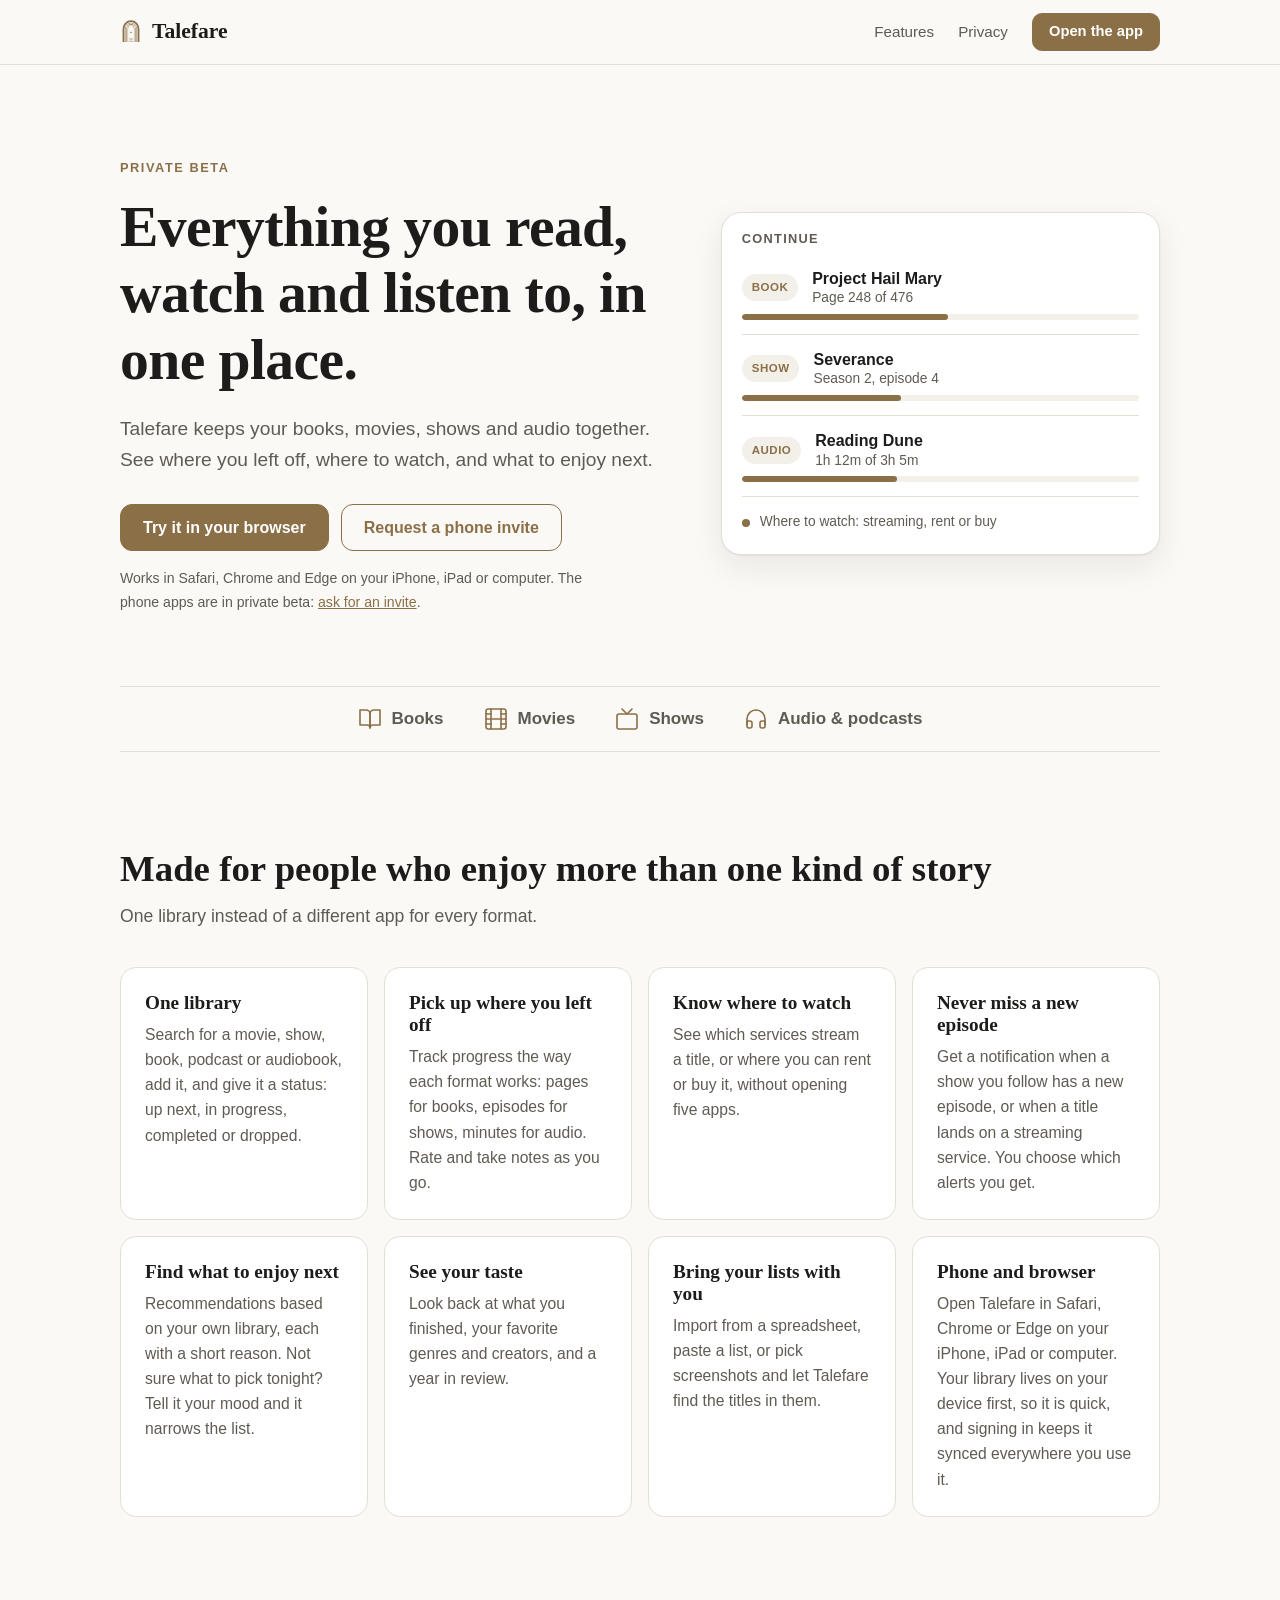
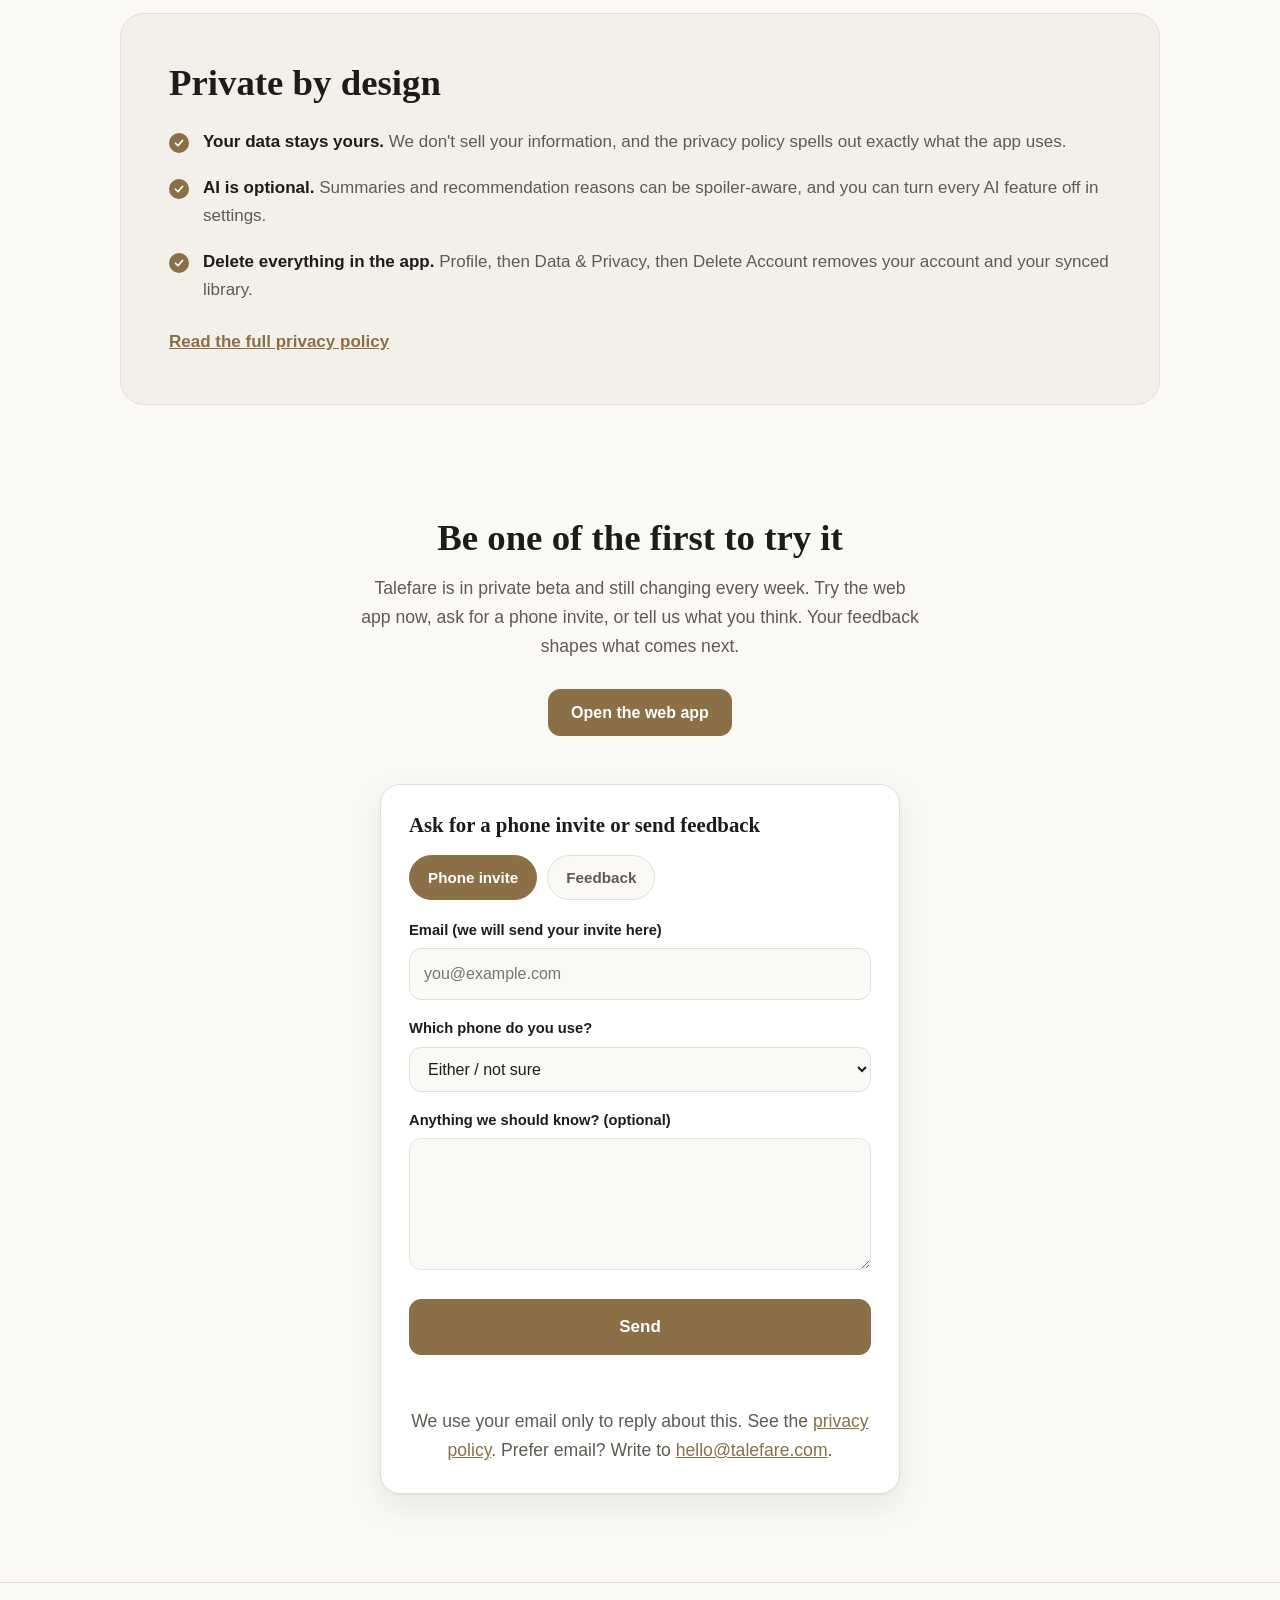
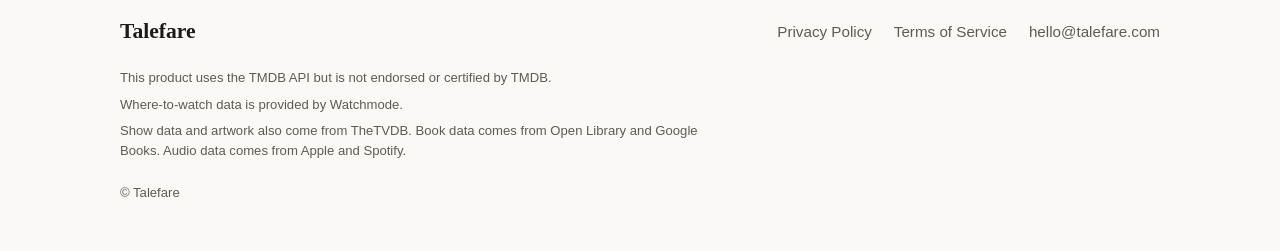
<file: index.html>
<!doctype html>
<html lang="en">
<head>
<meta charset="utf-8">
<meta name="viewport" content="width=device-width, initial-scale=1">
<title>Talefare: your books, movies, shows and audio in one place</title>
<meta name="description" content="Talefare keeps the books, movies, shows and audio you want to enjoy, are enjoying, or have finished in one library, with progress, where to watch, and what to try next.">
<meta name="theme-color" content="#faf9f6" media="(prefers-color-scheme: light)">
<meta name="theme-color" content="#141412" media="(prefers-color-scheme: dark)">
<meta property="og:type" content="website">
<meta property="og:title" content="Talefare">
<meta property="og:description" content="One library for the books, movies, shows and audio you love.">
<meta property="og:url" content="https://talefare.com/">
<meta property="og:site_name" content="Talefare">
<meta property="og:locale" content="en_US">
<meta property="og:image" content="https://talefare.com/og-image.png">
<meta property="og:image:width" content="1200">
<meta property="og:image:height" content="630">
<meta property="og:image:alt" content="Talefare: everything you read, watch and listen to, in one place.">
<meta name="twitter:card" content="summary_large_image">
<meta name="twitter:title" content="Talefare: your books, movies, shows and audio in one place">
<meta name="twitter:description" content="One library for the books, movies, shows and audio you love. Track progress, see where to watch, and find what to enjoy next.">
<meta name="twitter:image" content="https://talefare.com/og-image.png">
<meta name="twitter:image:alt" content="Talefare: everything you read, watch and listen to, in one place.">
<meta name="robots" content="index, follow">
<link rel="canonical" href="https://talefare.com/">
<link rel="icon" type="image/png" href="favicon.png">
<link rel="stylesheet" href="landing.css">
<script type="application/ld+json">
{"@context":"https://schema.org","@graph":[
  {"@type":"WebSite","@id":"https://talefare.com/#site","url":"https://talefare.com/","name":"Talefare","description":"One library for the books, movies, shows and audio you love."},
  {"@type":"WebApplication","@id":"https://talefare.com/#app","name":"Talefare","url":"https://app.talefare.com/","description":"Track the books, movies, shows and audio you want to enjoy, are enjoying, or have finished, with progress, where to watch, and recommendations.","applicationCategory":"LifestyleApplication","browserRequirements":"Requires JavaScript. Works in Safari, Chrome and Edge."}
]}
</script>
</head>
<body>

<header class="site-header">
  <div class="wrap bar">
    <a class="brand" href="/" aria-label="Talefare home">
      <svg class="mark" viewBox="0 0 120 140" fill="currentColor" aria-hidden="true"><path d="M14 125 L14 52 A46 46 0 0 1 106 52 L106 125 L96 125 L96 52 A36 36 0 0 0 24 52 L24 125 Z"/><path d="M27 125 L27 52 A33 33 0 0 1 93 52 L93 125 L90 125 L90 52 A30 30 0 0 0 30 52 L30 125 Z"/><path d="M35 125 L35 52 A25 25 0 0 1 85 52 L85 125 L82 125 L82 52 A22 22 0 0 0 38 52 L38 125 Z"/><path d="M42 125 L42 52 A18 18 0 0 1 78 52 L78 125 L76 125 L76 52 A16 16 0 0 0 44 52 L44 125 Z"/><path d="M60 65 L61.6 70.4 L67 72 L61.6 73.6 L60 79 L58.4 73.6 L53 72 L58.4 70.4 Z"/><rect x="52" y="105" width="16" height="2.4"/><rect x="50" y="112" width="20" height="2.4"/><rect x="48" y="119" width="24" height="2.4"/></svg>
      <span>Talefare</span>
    </a>
    <nav class="top-nav" aria-label="Main">
      <a class="hide-sm" href="#features">Features</a>
      <a class="hide-sm" href="#private">Privacy</a>
      <a class="btn btn-small" href="https://app.talefare.com">Open the app</a>
    </nav>
  </div>
</header>

<main>

  <section class="hero wrap">
    <div class="hero-copy">
      <p class="eyebrow">Private beta</p>
      <h1>Everything you read, watch and listen to, in one place.</h1>
      <p class="lede">Talefare keeps your books, movies, shows and audio together. See where you left off, where to watch, and what to enjoy next.</p>
      <div class="cta-row">
        <a class="btn" href="https://app.talefare.com">Try it in your browser</a>
        <a class="btn btn-ghost" href="#join" data-kind="invite">Request a phone invite</a>
      </div>
      <p class="fineprint">Works in Safari, Chrome and Edge on your iPhone, iPad or computer. The phone apps are in private beta: <a href="#join" data-kind="invite">ask for an invite</a>.</p>
    </div>

    <div class="hero-art" aria-hidden="true">
      <div class="panel">
        <div class="panel-title">Continue</div>
        <div class="row">
          <span class="chip">Book</span>
          <div class="row-main"><strong>Project Hail Mary</strong><span>Page 248 of 476</span></div>
          <div class="bar-track"><div class="bar-fill" style="width:52%"></div></div>
        </div>
        <div class="row">
          <span class="chip">Show</span>
          <div class="row-main"><strong>Severance</strong><span>Season 2, episode 4</span></div>
          <div class="bar-track"><div class="bar-fill" style="width:40%"></div></div>
        </div>
        <div class="row">
          <span class="chip">Audio</span>
          <div class="row-main"><strong>Reading Dune</strong><span>1h 12m of 3h 5m</span></div>
          <div class="bar-track"><div class="bar-fill" style="width:39%"></div></div>
        </div>
        <div class="panel-foot">
          <span class="dot"></span> Where to watch: streaming, rent or buy
        </div>
      </div>
    </div>
  </section>

  <section class="kinds wrap" aria-label="What you can track">
    <ul>
      <li>
        <svg viewBox="0 0 24 24" fill="none" stroke="currentColor" stroke-width="1.6" stroke-linecap="round" stroke-linejoin="round" aria-hidden="true"><path d="M2 3h6a4 4 0 0 1 4 4v14a3 3 0 0 0-3-3H2z"/><path d="M22 3h-6a4 4 0 0 0-4 4v14a3 3 0 0 1 3-3h7z"/></svg>
        Books
      </li>
      <li>
        <svg viewBox="0 0 24 24" fill="none" stroke="currentColor" stroke-width="1.6" stroke-linecap="round" stroke-linejoin="round" aria-hidden="true"><rect x="2" y="2" width="20" height="20" rx="2.18" ry="2.18"/><line x1="7" y1="2" x2="7" y2="22"/><line x1="17" y1="2" x2="17" y2="22"/><line x1="2" y1="12" x2="22" y2="12"/><line x1="2" y1="7" x2="7" y2="7"/><line x1="2" y1="17" x2="7" y2="17"/><line x1="17" y1="17" x2="22" y2="17"/><line x1="17" y1="7" x2="22" y2="7"/></svg>
        Movies
      </li>
      <li>
        <svg viewBox="0 0 24 24" fill="none" stroke="currentColor" stroke-width="1.6" stroke-linecap="round" stroke-linejoin="round" aria-hidden="true"><rect x="2" y="7" width="20" height="15" rx="2" ry="2"/><polyline points="17 2 12 7 7 2"/></svg>
        Shows
      </li>
      <li>
        <svg viewBox="0 0 24 24" fill="none" stroke="currentColor" stroke-width="1.6" stroke-linecap="round" stroke-linejoin="round" aria-hidden="true"><path d="M3 18v-6a9 9 0 0 1 18 0v6"/><path d="M21 19a2 2 0 0 1-2 2h-1a2 2 0 0 1-2-2v-3a2 2 0 0 1 2-2h3zM3 19a2 2 0 0 0 2 2h1a2 2 0 0 0 2-2v-3a2 2 0 0 0-2-2H3z"/></svg>
        Audio &amp; podcasts
      </li>
    </ul>
  </section>

  <section class="features wrap" id="features">
    <h2>Made for people who enjoy more than one kind of story</h2>
    <p class="section-lede">One library instead of a different app for every format.</p>

    <div class="grid">
      <article class="card">
        <h3>One library</h3>
        <p>Search for a movie, show, book, podcast or audiobook, add it, and give it a status: up next, in progress, completed or dropped.</p>
      </article>
      <article class="card">
        <h3>Pick up where you left off</h3>
        <p>Track progress the way each format works: pages for books, episodes for shows, minutes for audio. Rate and take notes as you go.</p>
      </article>
      <article class="card">
        <h3>Know where to watch</h3>
        <p>See which services stream a title, or where you can rent or buy it, without opening five apps.</p>
      </article>
      <article class="card">
        <h3>Never miss a new episode</h3>
        <p>Get a notification when a show you follow has a new episode, or when a title lands on a streaming service. You choose which alerts you get.</p>
      </article>
      <article class="card">
        <h3>Find what to enjoy next</h3>
        <p>Recommendations based on your own library, each with a short reason. Not sure what to pick tonight? Tell it your mood and it narrows the list.</p>
      </article>
      <article class="card">
        <h3>See your taste</h3>
        <p>Look back at what you finished, your favorite genres and creators, and a year in review.</p>
      </article>
      <article class="card">
        <h3>Bring your lists with you</h3>
        <p>Import from a spreadsheet, paste a list, or pick screenshots and let Talefare find the titles in them.</p>
      </article>
      <article class="card">
        <h3>Phone and browser</h3>
        <p>Open Talefare in Safari, Chrome or Edge on your iPhone, iPad or computer. Your library lives on your device first, so it is quick, and signing in keeps it synced everywhere you use it.</p>
      </article>
    </div>
  </section>

  <section class="private wrap" id="private">
    <div class="private-inner">
      <h2>Private by design</h2>
      <ul class="ticks">
        <li><strong>Your data stays yours.</strong> We don't sell your information, and the privacy policy spells out exactly what the app uses.</li>
        <li><strong>AI is optional.</strong> Summaries and recommendation reasons can be spoiler-aware, and you can turn every AI feature off in settings.</li>
        <li><strong>Delete everything in the app.</strong> Profile, then Data &amp; Privacy, then Delete Account removes your account and your synced library.</li>
      </ul>
      <p class="more"><a href="privacy.html">Read the full privacy policy</a></p>
    </div>
  </section>

  <section class="closing wrap" id="join">
    <h2>Be one of the first to try it</h2>
    <p>Talefare is in private beta and still changing every week. Try the web app now, ask for a phone invite, or tell us what you think. Your feedback shapes what comes next.</p>
    <div class="cta-row center">
      <a class="btn" href="https://app.talefare.com">Open the web app</a>
    </div>

    <form class="join" id="join-form" novalidate>
      <h3>Ask for a phone invite or send feedback</h3>

      <fieldset class="kind-pick">
        <legend class="sr-only">What is this about?</legend>
        <label class="pill"><input type="radio" name="kind" value="invite" checked> <span>Phone invite</span></label>
        <label class="pill"><input type="radio" name="kind" value="feedback"> <span>Feedback</span></label>
      </fieldset>

      <div class="field">
        <label for="join-email" id="join-email-label">Email (we will send your invite here)</label>
        <input id="join-email" name="email" type="email" inputmode="email" autocomplete="email" maxlength="254" placeholder="you@example.com" required>
      </div>

      <div class="field" id="join-device-field">
        <label for="join-device">Which phone do you use?</label>
        <select id="join-device" name="device">
          <option value="iphone">iPhone</option>
          <option value="android">Android</option>
          <option value="either" selected>Either / not sure</option>
        </select>
      </div>

      <div class="field">
        <label for="join-message" id="join-message-label">Anything we should know? (optional)</label>
        <textarea id="join-message" name="message" rows="4" maxlength="2000"></textarea>
      </div>

      <!-- Honeypot: real visitors never see this. Bots that fill every field give themselves away. -->
      <div class="hp" aria-hidden="true">
        <label>Leave this empty <input type="text" name="website" tabindex="-1" autocomplete="off"></label>
      </div>

      <button class="btn" type="submit" id="join-submit">Send</button>
      <p class="form-status" id="join-status" role="status" aria-live="polite"></p>
      <noscript><p class="form-status">The form needs JavaScript. You can also write to <a href="mailto:hello@talefare.com">hello@talefare.com</a>.</p></noscript>
      <p class="fineprint">We use your email only to reply about this. See the <a href="privacy.html">privacy policy</a>. Prefer email? Write to <a href="mailto:hello@talefare.com">hello@talefare.com</a>.</p>
    </form>
  </section>

</main>

<footer class="site-footer">
  <div class="wrap">
    <div class="foot-top">
      <a class="brand" href="/" aria-label="Talefare home"><span>Talefare</span></a>
      <nav aria-label="Footer">
        <a href="privacy.html">Privacy Policy</a>
        <a href="terms.html">Terms of Service</a>
        <a href="mailto:hello@talefare.com">hello@talefare.com</a>
      </nav>
    </div>
    <div class="credits">
      <p>This product uses the TMDB API but is not endorsed or certified by TMDB.</p>
      <p>Where-to-watch data is provided by Watchmode.</p>
      <p>Show data and artwork also come from TheTVDB. Book data comes from Open Library and Google Books. Audio data comes from Apple and Spotify.</p>
    </div>
    <p class="copy">&copy; Talefare</p>
  </div>
</footer>

<script>
(function () {
  var ENDPOINT = 'https://wiinzjkpcktcqzgjhuke.supabase.co/functions/v1/landing-form';
  var form = document.getElementById('join-form');
  if (!form) return;
  var email = document.getElementById('join-email');
  var message = document.getElementById('join-message');
  var emailLabel = document.getElementById('join-email-label');
  var messageLabel = document.getElementById('join-message-label');
  var deviceField = document.getElementById('join-device-field');
  var status = document.getElementById('join-status');
  var button = document.getElementById('join-submit');
  var sending = false;

  function currentKind() { return form.querySelector('input[name="kind"]:checked').value; }

  function setKind(kind) {
    var radio = form.querySelector('input[name="kind"][value="' + kind + '"]');
    if (radio) radio.checked = true;
    var invite = kind === 'invite';
    deviceField.hidden = !invite;
    email.required = invite;
    message.required = !invite;
    emailLabel.textContent = invite ? 'Email (we will send your invite here)' : 'Email (optional, only if you want a reply)';
    messageLabel.textContent = invite ? 'Anything we should know? (optional)' : 'Your feedback';
    status.textContent = '';
    status.className = 'form-status';
  }

  function say(text, isError) {
    status.textContent = text;
    status.className = 'form-status ' + (isError ? 'is-error' : 'is-ok');
  }

  Array.prototype.forEach.call(form.querySelectorAll('input[name="kind"]'), function (r) {
    r.addEventListener('change', function () { setKind(currentKind()); });
  });

  // Buttons elsewhere on the page ("Request a phone invite") pick the right tab, then scroll here.
  Array.prototype.forEach.call(document.querySelectorAll('[data-kind]'), function (el) {
    el.addEventListener('click', function () {
      setKind(el.getAttribute('data-kind'));
      setTimeout(function () { (currentKind() === 'invite' ? email : message).focus({ preventScroll: true }); }, 400);
    });
  });

  form.addEventListener('submit', function (event) {
    event.preventDefault();
    if (sending) return;
    if (!form.checkValidity()) { form.reportValidity(); return; }

    var kind = currentKind();
    var payload = {
      kind: kind,
      email: email.value.trim(),
      device: kind === 'invite' ? form.elements.device.value : '',
      message: message.value.trim(),
      website: form.elements.website.value
    };

    sending = true;
    button.disabled = true;
    button.textContent = 'Sending…';
    status.textContent = '';
    status.className = 'form-status';

    fetch(ENDPOINT, { method: 'POST', headers: { 'Content-Type': 'application/json' }, body: JSON.stringify(payload) })
      .then(function (res) {
        return res.json().catch(function () { return {}; }).then(function (body) { return { ok: res.ok, body: body }; });
      })
      .then(function (result) {
        if (result.ok) {
          say(kind === 'invite' ? "Thank you, you're on the list. We'll write to that address when your invite is ready." : 'Thank you. Your feedback was sent.', false);
          email.value = '';
          message.value = '';
        } else {
          say((result.body && result.body.error) || 'Something went wrong. Please try again, or email hello@talefare.com.', true);
        }
      })
      .catch(function () {
        say('We could not send that. Please check your connection, or email hello@talefare.com.', true);
      })
      .then(function () {
        sending = false;
        button.disabled = false;
        button.textContent = 'Send';
      });
  });

  setKind('invite');
})();
</script>

</body>
</html>
</file>
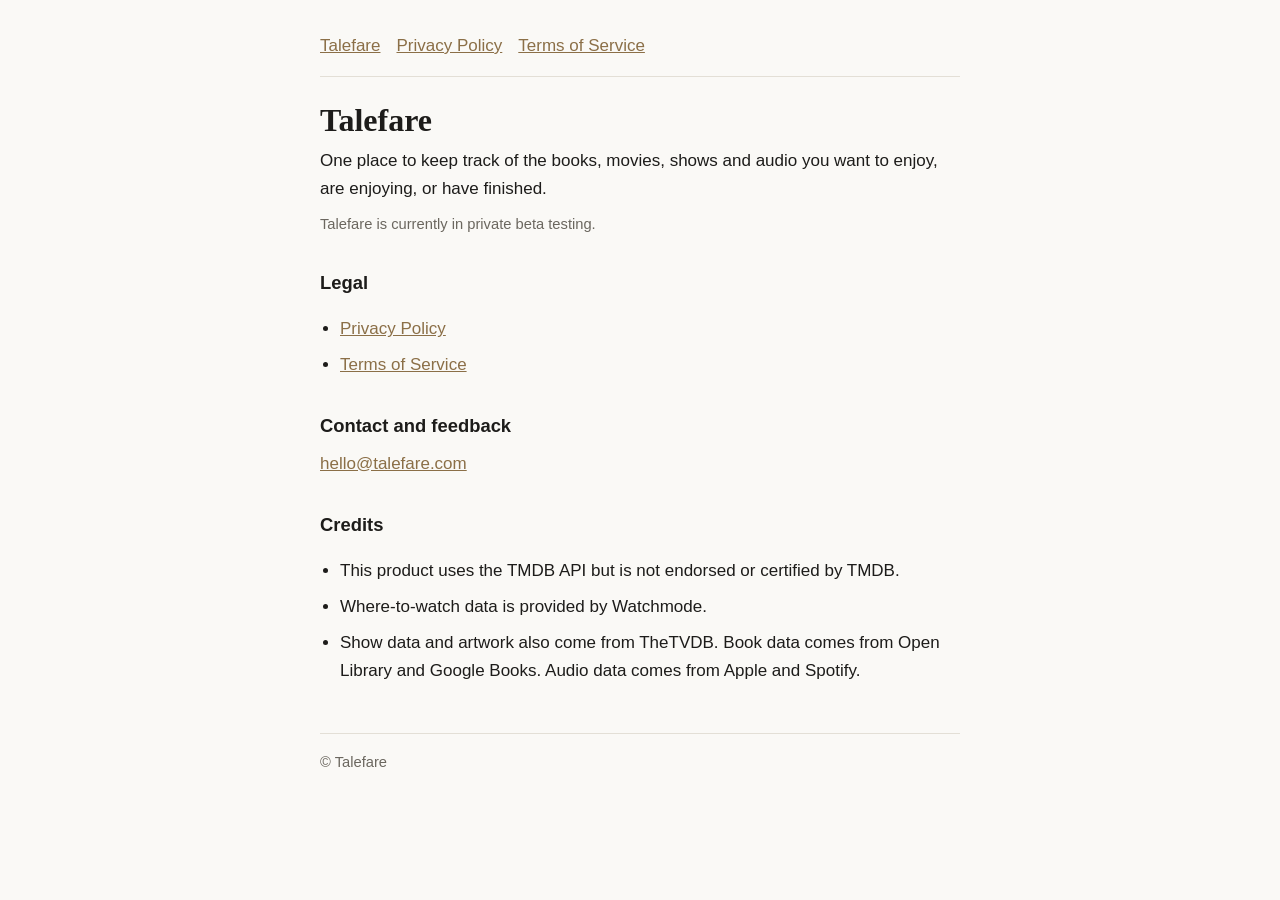
<file: atlas-legal/index.html>
<!doctype html>
<html lang="en">
<head>
<meta charset="utf-8">
<meta name="viewport" content="width=device-width, initial-scale=1">
<title>Talefare</title>
<link rel="stylesheet" href="style.css">
</head>
<body>
<main>
<nav><a href="index.html">Talefare</a><a href="privacy.html">Privacy Policy</a><a href="terms.html">Terms of Service</a></nav>

<h1>Talefare</h1>
<p>One place to keep track of the books, movies, shows and audio you want to enjoy, are enjoying, or have finished.</p>
<p class="muted">Talefare is currently in private beta testing.</p>

<h2>Legal</h2>
<ul>
<li><a href="privacy.html">Privacy Policy</a></li>
<li><a href="terms.html">Terms of Service</a></li>
</ul>

<h2>Contact and feedback</h2>
<p><a href="mailto:hello@talefare.com">hello@talefare.com</a></p>

<h2>Credits</h2>
<ul>
<li>This product uses the TMDB API but is not endorsed or certified by TMDB.</li>
<li>Where-to-watch data is provided by Watchmode.</li>
<li>Show data and artwork also come from TheTVDB. Book data comes from Open Library and Google Books. Audio data comes from Apple and Spotify.</li>
</ul>

<footer class="muted">&copy; Talefare</footer>
</main>
</body>
</html>
</file>
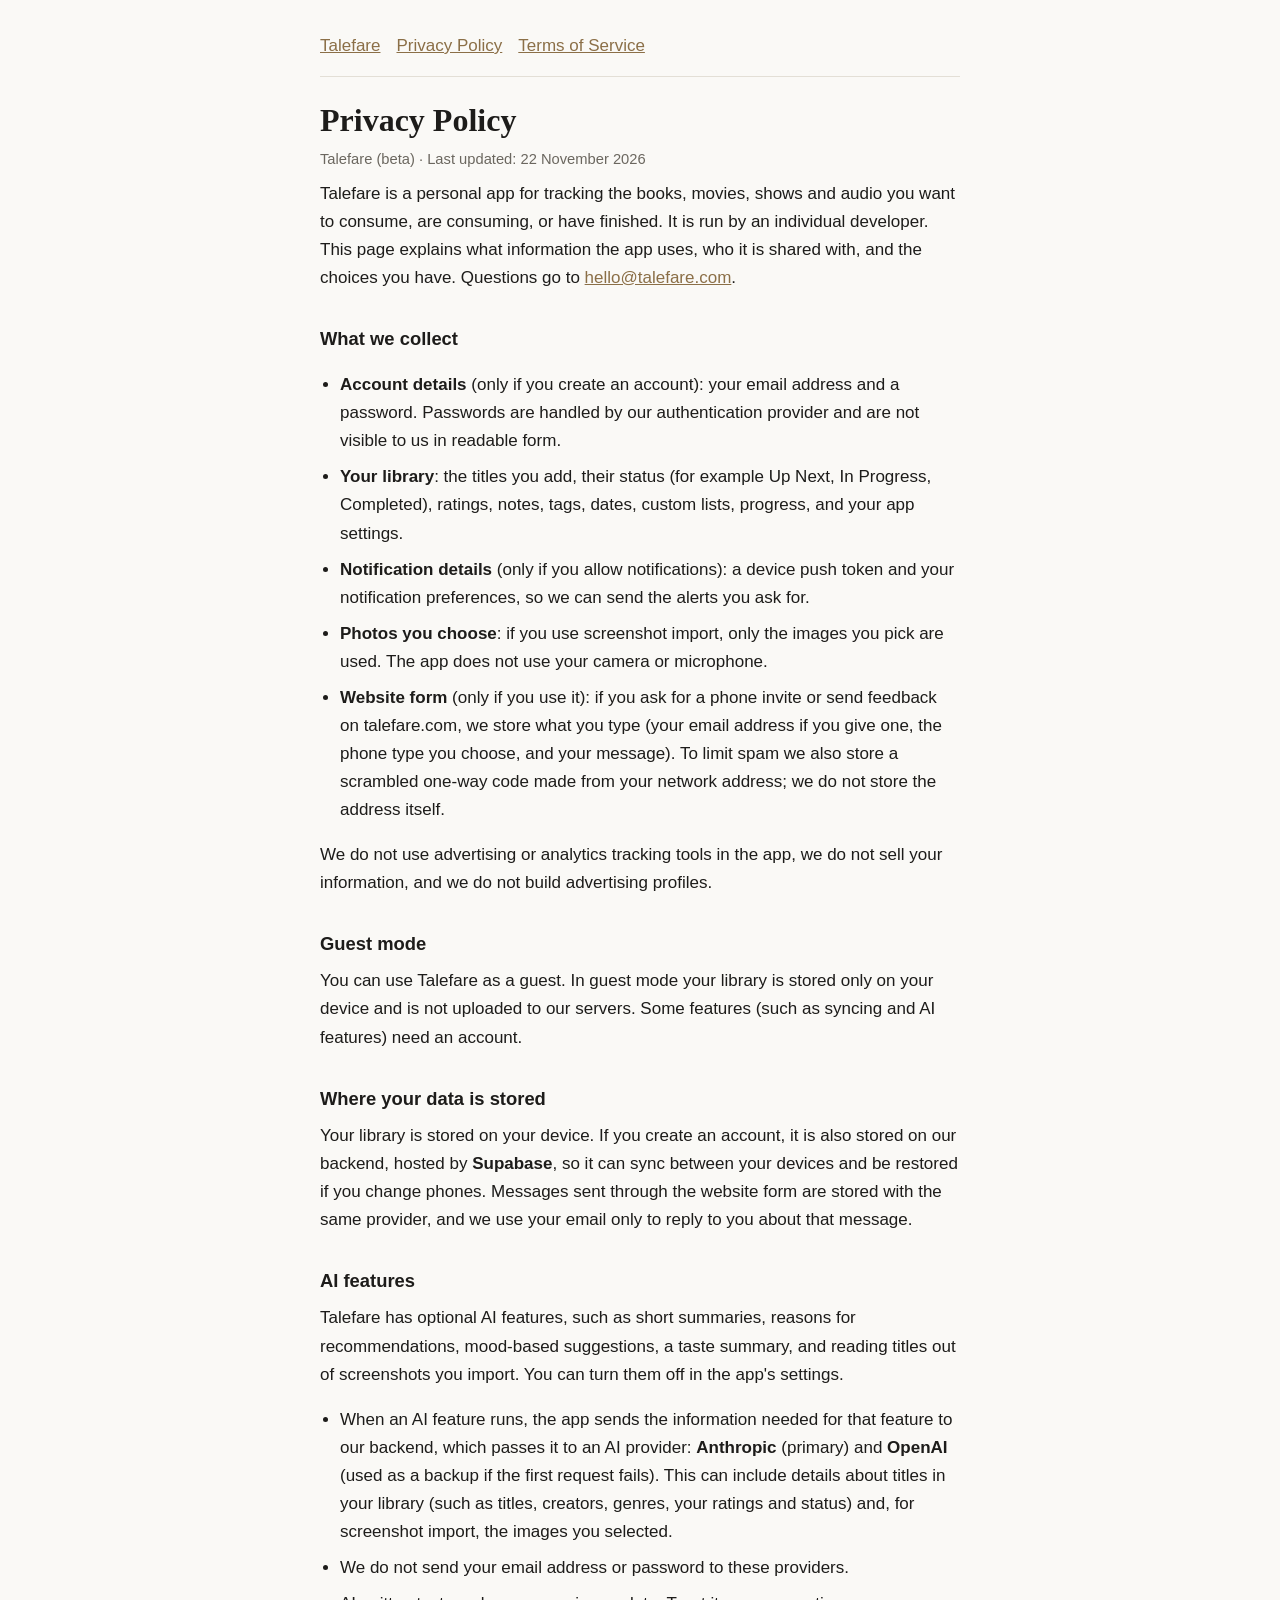
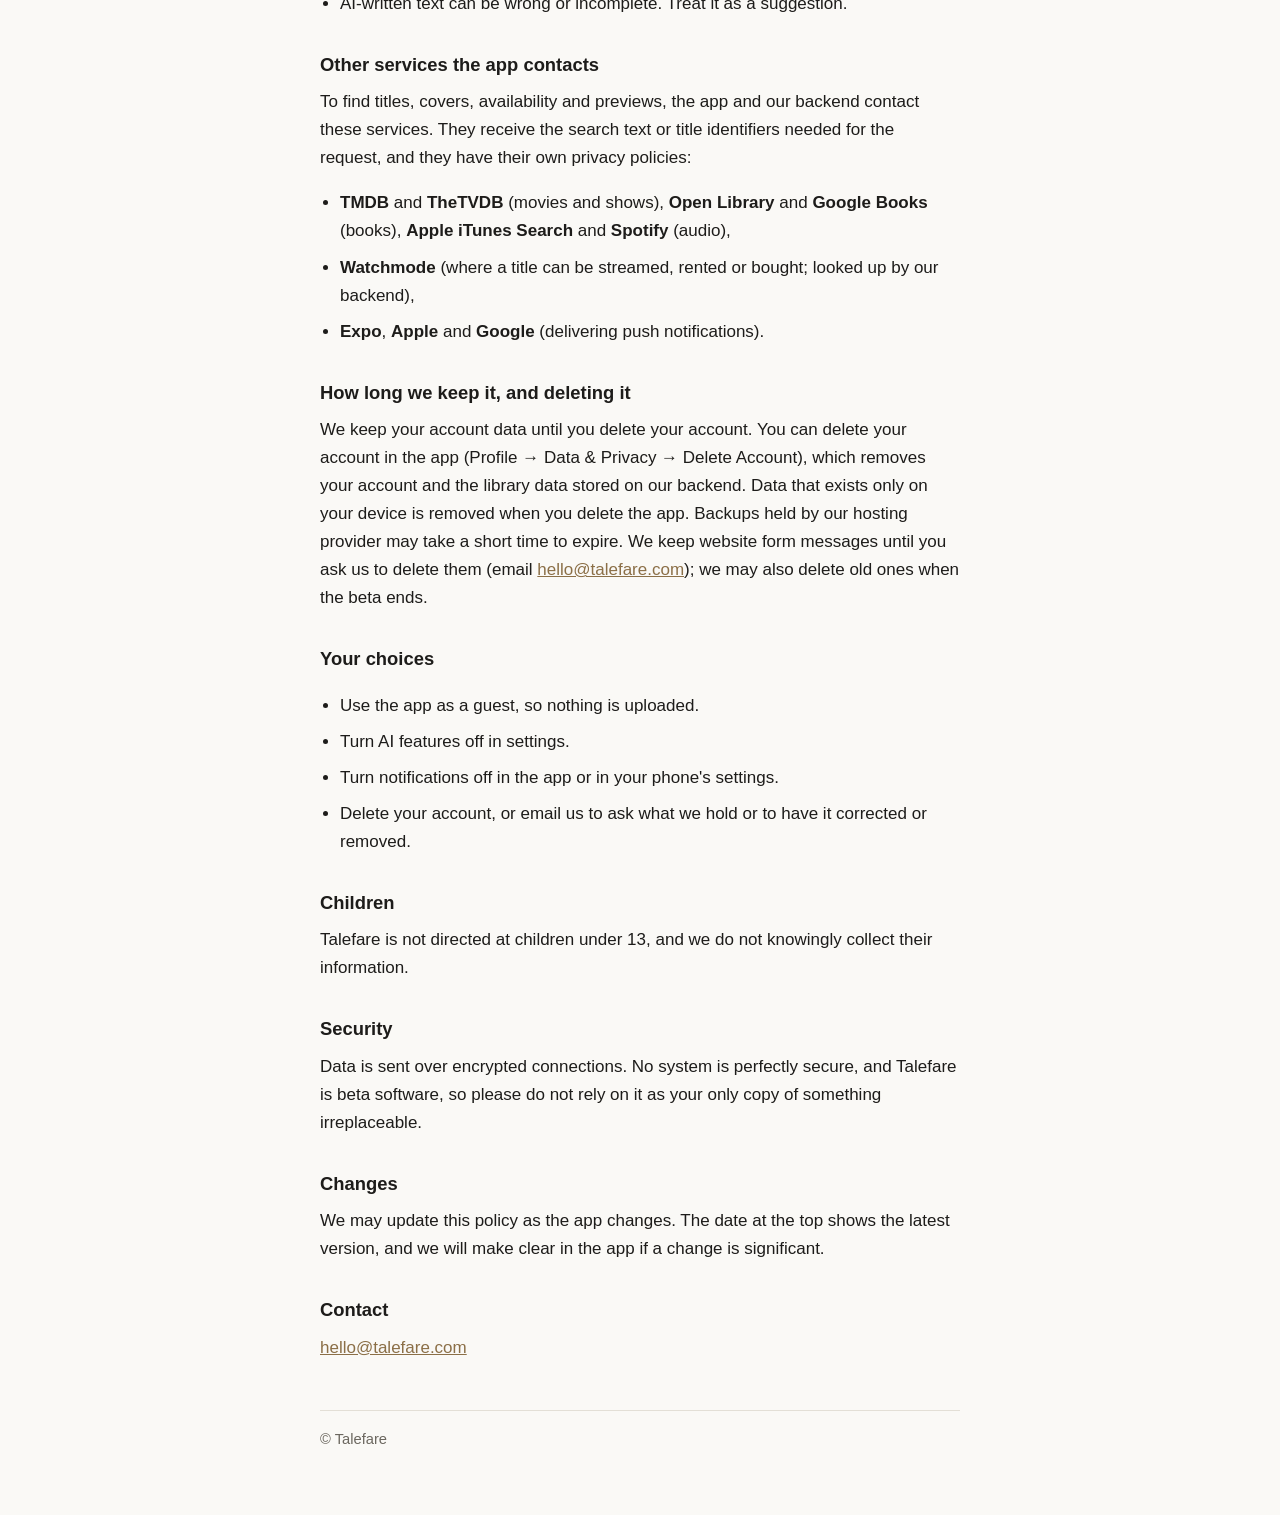
<file: privacy.html>
<!doctype html>
<html lang="en">
<head>
<meta charset="utf-8">
<meta name="viewport" content="width=device-width, initial-scale=1">
<title>Talefare Privacy Policy</title>
<meta name="description" content="What information the Talefare app and website use, who it is shared with, and the choices you have.">
<link rel="canonical" href="https://talefare.com/privacy">
<link rel="stylesheet" href="style.css">
</head>
<body>
<main>
<nav><a href="index.html">Talefare</a><a href="privacy.html">Privacy Policy</a><a href="terms.html">Terms of Service</a></nav>

<h1>Privacy Policy</h1>
<p class="muted">Talefare (beta) &middot; Last updated: 22 November 2026</p>

<p>Talefare is a personal app for tracking the books, movies, shows and audio you want to consume, are consuming, or have finished. It is run by an individual developer. This page explains what information the app uses, who it is shared with, and the choices you have. Questions go to <a href="mailto:hello@talefare.com">hello@talefare.com</a>.</p>

<h2>What we collect</h2>
<ul>
<li><strong>Account details</strong> (only if you create an account): your email address and a password. Passwords are handled by our authentication provider and are not visible to us in readable form.</li>
<li><strong>Your library</strong>: the titles you add, their status (for example Up Next, In Progress, Completed), ratings, notes, tags, dates, custom lists, progress, and your app settings.</li>
<li><strong>Notification details</strong> (only if you allow notifications): a device push token and your notification preferences, so we can send the alerts you ask for.</li>
<li><strong>Photos you choose</strong>: if you use screenshot import, only the images you pick are used. The app does not use your camera or microphone.</li>
<li><strong>Website form</strong> (only if you use it): if you ask for a phone invite or send feedback on talefare.com, we store what you type (your email address if you give one, the phone type you choose, and your message). To limit spam we also store a scrambled one-way code made from your network address; we do not store the address itself.</li>
</ul>
<p>We do not use advertising or analytics tracking tools in the app, we do not sell your information, and we do not build advertising profiles.</p>

<h2>Guest mode</h2>
<p>You can use Talefare as a guest. In guest mode your library is stored only on your device and is not uploaded to our servers. Some features (such as syncing and AI features) need an account.</p>

<h2>Where your data is stored</h2>
<p>Your library is stored on your device. If you create an account, it is also stored on our backend, hosted by <strong>Supabase</strong>, so it can sync between your devices and be restored if you change phones. Messages sent through the website form are stored with the same provider, and we use your email only to reply to you about that message.</p>

<h2>AI features</h2>
<p>Talefare has optional AI features, such as short summaries, reasons for recommendations, mood-based suggestions, a taste summary, and reading titles out of screenshots you import. You can turn them off in the app's settings.</p>
<ul>
<li>When an AI feature runs, the app sends the information needed for that feature to our backend, which passes it to an AI provider: <strong>Anthropic</strong> (primary) and <strong>OpenAI</strong> (used as a backup if the first request fails). This can include details about titles in your library (such as titles, creators, genres, your ratings and status) and, for screenshot import, the images you selected.</li>
<li>We do not send your email address or password to these providers.</li>
<li>AI-written text can be wrong or incomplete. Treat it as a suggestion.</li>
</ul>

<h2>Other services the app contacts</h2>
<p>To find titles, covers, availability and previews, the app and our backend contact these services. They receive the search text or title identifiers needed for the request, and they have their own privacy policies:</p>
<ul>
<li><strong>TMDB</strong> and <strong>TheTVDB</strong> (movies and shows), <strong>Open Library</strong> and <strong>Google Books</strong> (books), <strong>Apple iTunes Search</strong> and <strong>Spotify</strong> (audio),</li>
<li><strong>Watchmode</strong> (where a title can be streamed, rented or bought; looked up by our backend),</li>
<li><strong>Expo</strong>, <strong>Apple</strong> and <strong>Google</strong> (delivering push notifications).</li>
</ul>

<h2>How long we keep it, and deleting it</h2>
<p>We keep your account data until you delete your account. You can delete your account in the app (Profile &rarr; Data &amp; Privacy &rarr; Delete Account), which removes your account and the library data stored on our backend. Data that exists only on your device is removed when you delete the app. Backups held by our hosting provider may take a short time to expire. We keep website form messages until you ask us to delete them (email <a href="mailto:hello@talefare.com">hello@talefare.com</a>); we may also delete old ones when the beta ends.</p>

<h2>Your choices</h2>
<ul>
<li>Use the app as a guest, so nothing is uploaded.</li>
<li>Turn AI features off in settings.</li>
<li>Turn notifications off in the app or in your phone's settings.</li>
<li>Delete your account, or email us to ask what we hold or to have it corrected or removed.</li>
</ul>

<h2>Children</h2>
<p>Talefare is not directed at children under 13, and we do not knowingly collect their information.</p>

<h2>Security</h2>
<p>Data is sent over encrypted connections. No system is perfectly secure, and Talefare is beta software, so please do not rely on it as your only copy of something irreplaceable.</p>

<h2>Changes</h2>
<p>We may update this policy as the app changes. The date at the top shows the latest version, and we will make clear in the app if a change is significant.</p>

<h2>Contact</h2>
<p><a href="mailto:hello@talefare.com">hello@talefare.com</a></p>

<footer class="muted">&copy; Talefare</footer>
</main>
</body>
</html>
</file>
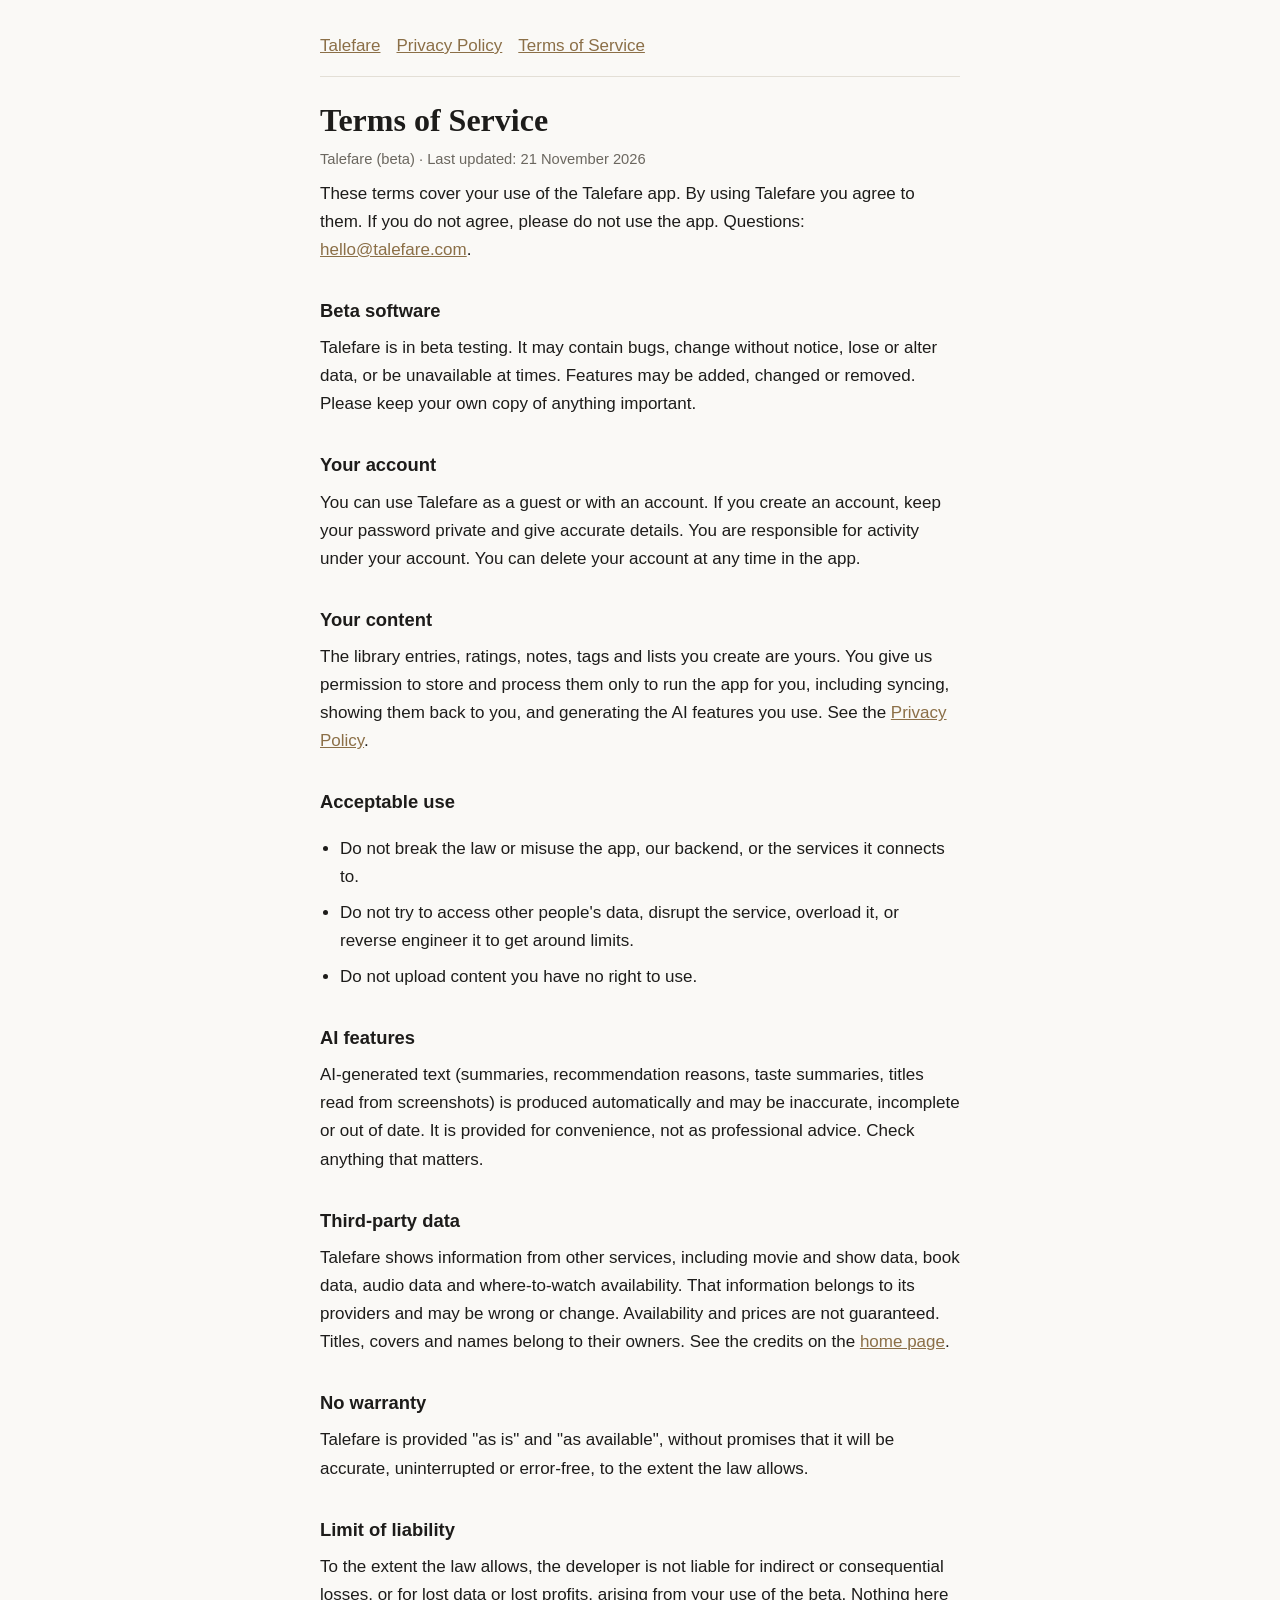
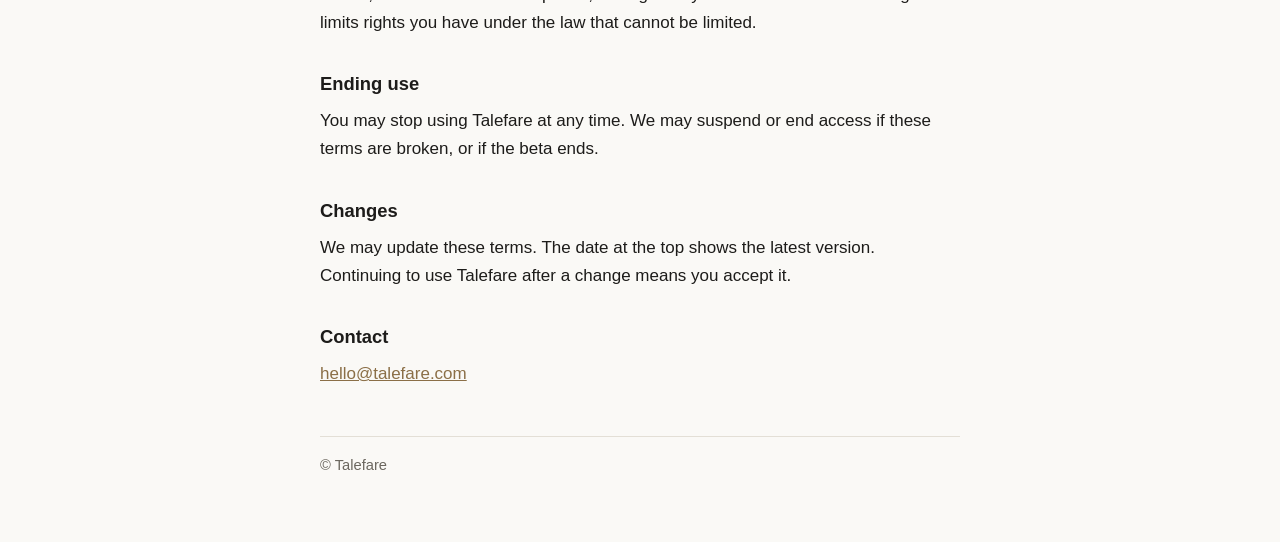
<file: terms.html>
<!doctype html>
<html lang="en">
<head>
<meta charset="utf-8">
<meta name="viewport" content="width=device-width, initial-scale=1">
<title>Talefare Terms of Service</title>
<meta name="description" content="The terms for using the Talefare app and website.">
<link rel="canonical" href="https://talefare.com/terms">
<link rel="stylesheet" href="style.css">
</head>
<body>
<main>
<nav><a href="index.html">Talefare</a><a href="privacy.html">Privacy Policy</a><a href="terms.html">Terms of Service</a></nav>

<h1>Terms of Service</h1>
<p class="muted">Talefare (beta) &middot; Last updated: 21 November 2026</p>

<p>These terms cover your use of the Talefare app. By using Talefare you agree to them. If you do not agree, please do not use the app. Questions: <a href="mailto:hello@talefare.com">hello@talefare.com</a>.</p>

<h2>Beta software</h2>
<p>Talefare is in beta testing. It may contain bugs, change without notice, lose or alter data, or be unavailable at times. Features may be added, changed or removed. Please keep your own copy of anything important.</p>

<h2>Your account</h2>
<p>You can use Talefare as a guest or with an account. If you create an account, keep your password private and give accurate details. You are responsible for activity under your account. You can delete your account at any time in the app.</p>

<h2>Your content</h2>
<p>The library entries, ratings, notes, tags and lists you create are yours. You give us permission to store and process them only to run the app for you, including syncing, showing them back to you, and generating the AI features you use. See the <a href="privacy.html">Privacy Policy</a>.</p>

<h2>Acceptable use</h2>
<ul>
<li>Do not break the law or misuse the app, our backend, or the services it connects to.</li>
<li>Do not try to access other people's data, disrupt the service, overload it, or reverse engineer it to get around limits.</li>
<li>Do not upload content you have no right to use.</li>
</ul>

<h2>AI features</h2>
<p>AI-generated text (summaries, recommendation reasons, taste summaries, titles read from screenshots) is produced automatically and may be inaccurate, incomplete or out of date. It is provided for convenience, not as professional advice. Check anything that matters.</p>

<h2>Third-party data</h2>
<p>Talefare shows information from other services, including movie and show data, book data, audio data and where-to-watch availability. That information belongs to its providers and may be wrong or change. Availability and prices are not guaranteed. Titles, covers and names belong to their owners. See the credits on the <a href="index.html">home page</a>.</p>

<h2>No warranty</h2>
<p>Talefare is provided "as is" and "as available", without promises that it will be accurate, uninterrupted or error-free, to the extent the law allows.</p>

<h2>Limit of liability</h2>
<p>To the extent the law allows, the developer is not liable for indirect or consequential losses, or for lost data or lost profits, arising from your use of the beta. Nothing here limits rights you have under the law that cannot be limited.</p>

<h2>Ending use</h2>
<p>You may stop using Talefare at any time. We may suspend or end access if these terms are broken, or if the beta ends.</p>

<h2>Changes</h2>
<p>We may update these terms. The date at the top shows the latest version. Continuing to use Talefare after a change means you accept it.</p>

<h2>Contact</h2>
<p><a href="mailto:hello@talefare.com">hello@talefare.com</a></p>

<footer class="muted">&copy; Talefare</footer>
</main>
</body>
</html>
</file>
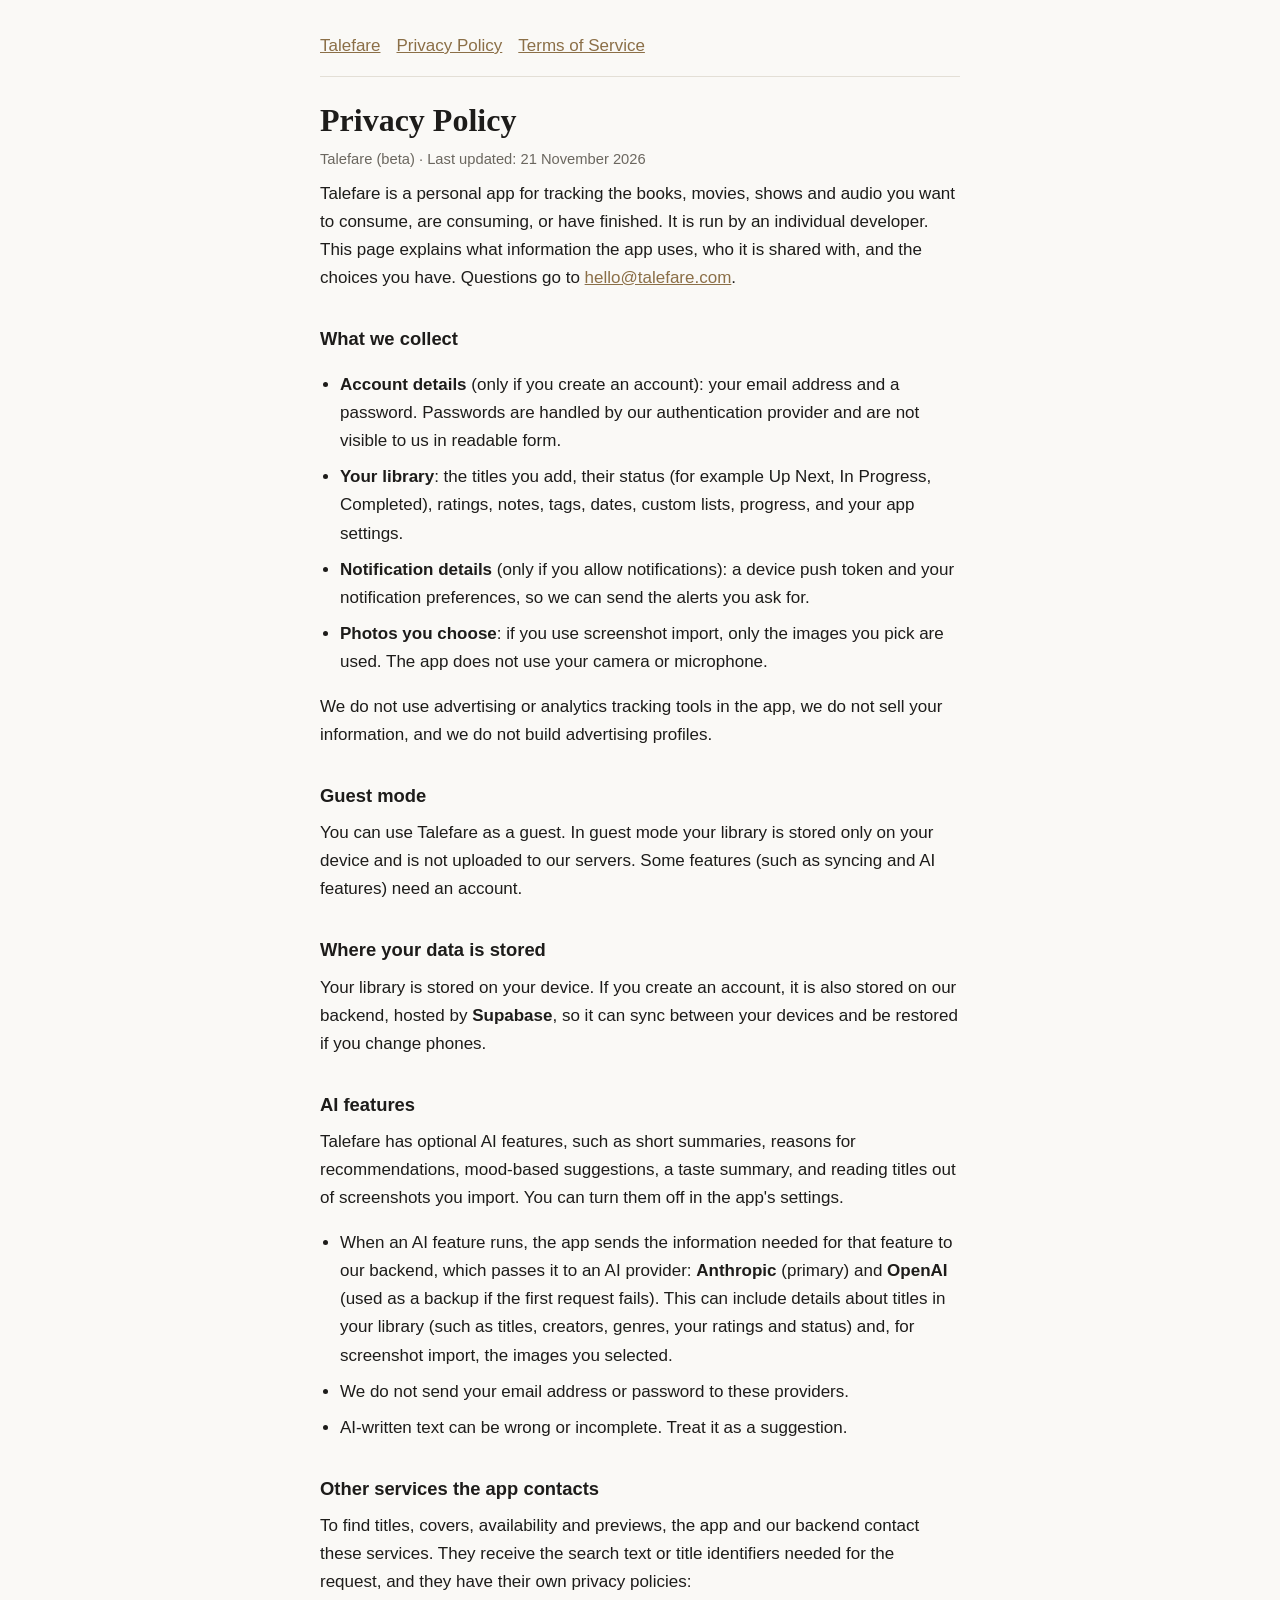
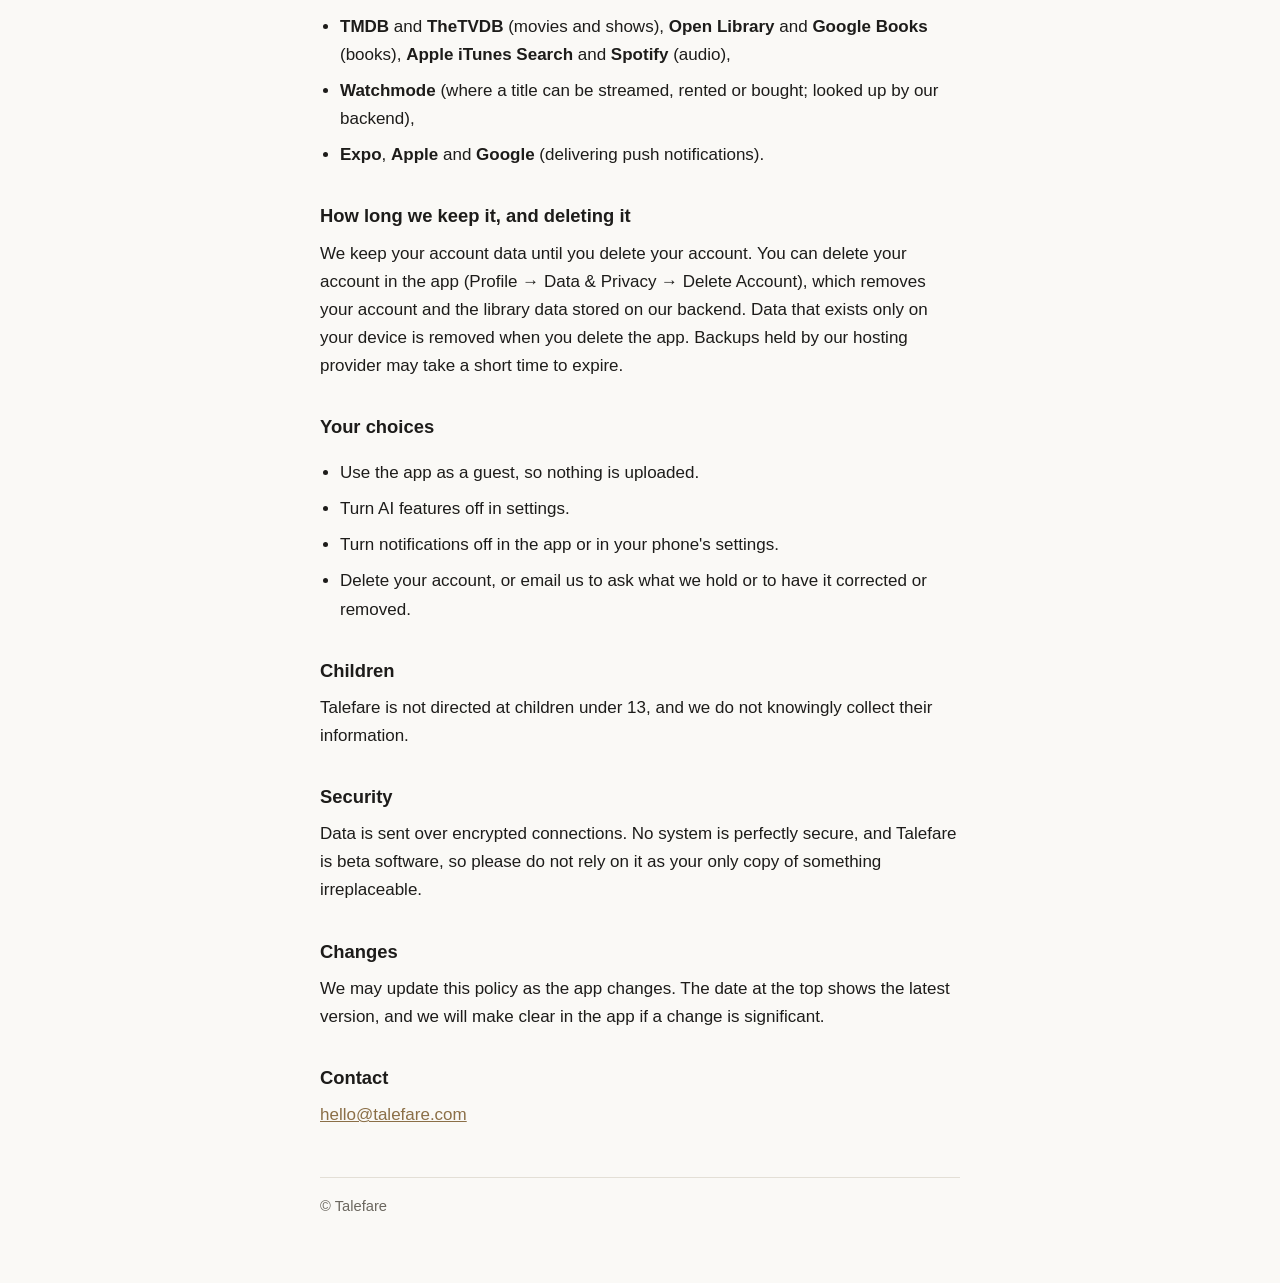
<file: atlas-legal/privacy.html>
<!doctype html>
<html lang="en">
<head>
<meta charset="utf-8">
<meta name="viewport" content="width=device-width, initial-scale=1">
<title>Talefare Privacy Policy</title>
<link rel="stylesheet" href="style.css">
</head>
<body>
<main>
<nav><a href="index.html">Talefare</a><a href="privacy.html">Privacy Policy</a><a href="terms.html">Terms of Service</a></nav>

<h1>Privacy Policy</h1>
<p class="muted">Talefare (beta) &middot; Last updated: 21 November 2026</p>

<p>Talefare is a personal app for tracking the books, movies, shows and audio you want to consume, are consuming, or have finished. It is run by an individual developer. This page explains what information the app uses, who it is shared with, and the choices you have. Questions go to <a href="mailto:hello@talefare.com">hello@talefare.com</a>.</p>

<h2>What we collect</h2>
<ul>
<li><strong>Account details</strong> (only if you create an account): your email address and a password. Passwords are handled by our authentication provider and are not visible to us in readable form.</li>
<li><strong>Your library</strong>: the titles you add, their status (for example Up Next, In Progress, Completed), ratings, notes, tags, dates, custom lists, progress, and your app settings.</li>
<li><strong>Notification details</strong> (only if you allow notifications): a device push token and your notification preferences, so we can send the alerts you ask for.</li>
<li><strong>Photos you choose</strong>: if you use screenshot import, only the images you pick are used. The app does not use your camera or microphone.</li>
</ul>
<p>We do not use advertising or analytics tracking tools in the app, we do not sell your information, and we do not build advertising profiles.</p>

<h2>Guest mode</h2>
<p>You can use Talefare as a guest. In guest mode your library is stored only on your device and is not uploaded to our servers. Some features (such as syncing and AI features) need an account.</p>

<h2>Where your data is stored</h2>
<p>Your library is stored on your device. If you create an account, it is also stored on our backend, hosted by <strong>Supabase</strong>, so it can sync between your devices and be restored if you change phones.</p>

<h2>AI features</h2>
<p>Talefare has optional AI features, such as short summaries, reasons for recommendations, mood-based suggestions, a taste summary, and reading titles out of screenshots you import. You can turn them off in the app's settings.</p>
<ul>
<li>When an AI feature runs, the app sends the information needed for that feature to our backend, which passes it to an AI provider: <strong>Anthropic</strong> (primary) and <strong>OpenAI</strong> (used as a backup if the first request fails). This can include details about titles in your library (such as titles, creators, genres, your ratings and status) and, for screenshot import, the images you selected.</li>
<li>We do not send your email address or password to these providers.</li>
<li>AI-written text can be wrong or incomplete. Treat it as a suggestion.</li>
</ul>

<h2>Other services the app contacts</h2>
<p>To find titles, covers, availability and previews, the app and our backend contact these services. They receive the search text or title identifiers needed for the request, and they have their own privacy policies:</p>
<ul>
<li><strong>TMDB</strong> and <strong>TheTVDB</strong> (movies and shows), <strong>Open Library</strong> and <strong>Google Books</strong> (books), <strong>Apple iTunes Search</strong> and <strong>Spotify</strong> (audio),</li>
<li><strong>Watchmode</strong> (where a title can be streamed, rented or bought; looked up by our backend),</li>
<li><strong>Expo</strong>, <strong>Apple</strong> and <strong>Google</strong> (delivering push notifications).</li>
</ul>

<h2>How long we keep it, and deleting it</h2>
<p>We keep your account data until you delete your account. You can delete your account in the app (Profile &rarr; Data &amp; Privacy &rarr; Delete Account), which removes your account and the library data stored on our backend. Data that exists only on your device is removed when you delete the app. Backups held by our hosting provider may take a short time to expire.</p>

<h2>Your choices</h2>
<ul>
<li>Use the app as a guest, so nothing is uploaded.</li>
<li>Turn AI features off in settings.</li>
<li>Turn notifications off in the app or in your phone's settings.</li>
<li>Delete your account, or email us to ask what we hold or to have it corrected or removed.</li>
</ul>

<h2>Children</h2>
<p>Talefare is not directed at children under 13, and we do not knowingly collect their information.</p>

<h2>Security</h2>
<p>Data is sent over encrypted connections. No system is perfectly secure, and Talefare is beta software, so please do not rely on it as your only copy of something irreplaceable.</p>

<h2>Changes</h2>
<p>We may update this policy as the app changes. The date at the top shows the latest version, and we will make clear in the app if a change is significant.</p>

<h2>Contact</h2>
<p><a href="mailto:hello@talefare.com">hello@talefare.com</a></p>

<footer class="muted">&copy; Talefare</footer>
</main>
</body>
</html>
</file>
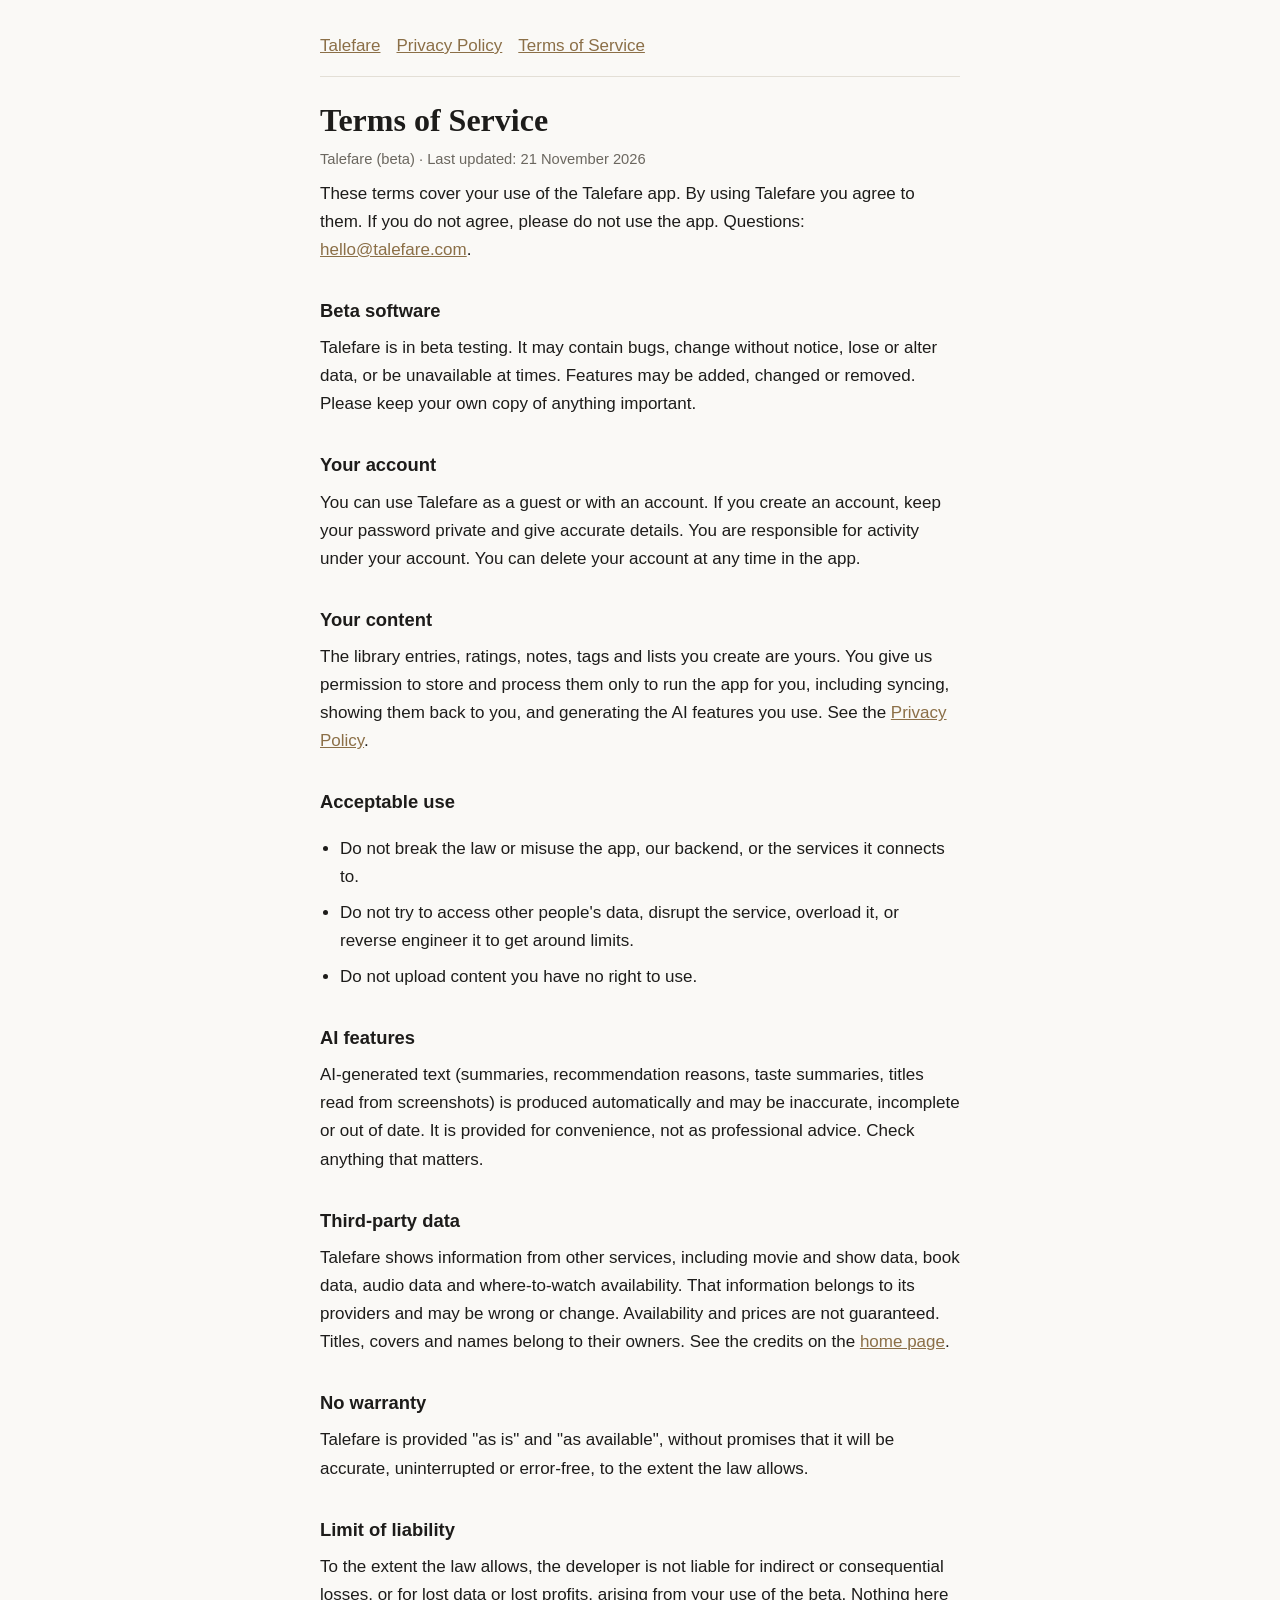
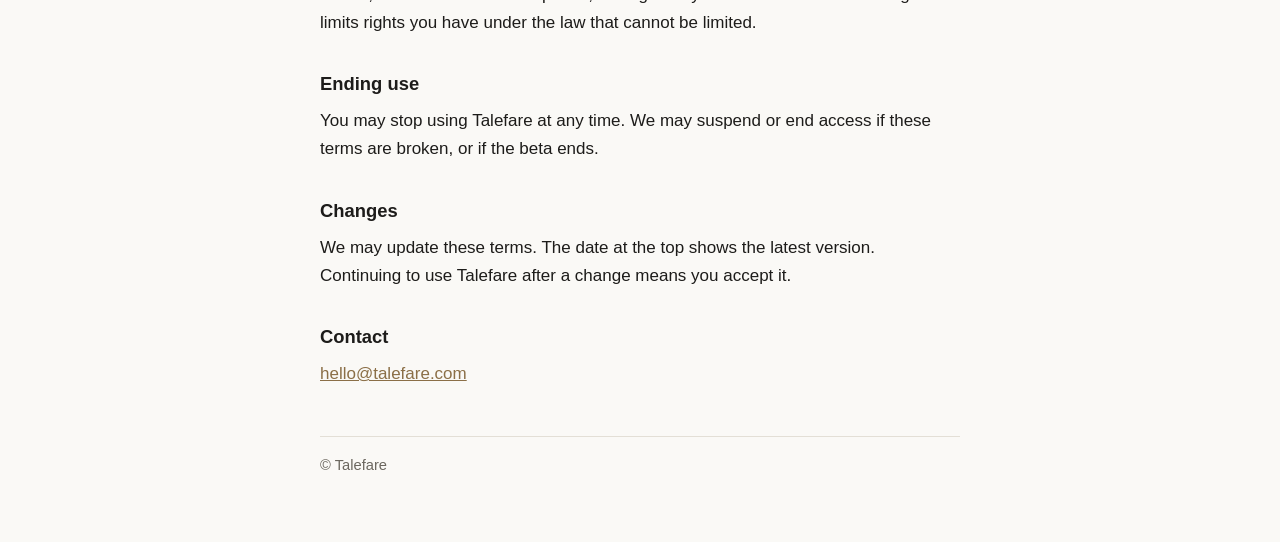
<file: atlas-legal/terms.html>
<!doctype html>
<html lang="en">
<head>
<meta charset="utf-8">
<meta name="viewport" content="width=device-width, initial-scale=1">
<title>Talefare Terms of Service</title>
<link rel="stylesheet" href="style.css">
</head>
<body>
<main>
<nav><a href="index.html">Talefare</a><a href="privacy.html">Privacy Policy</a><a href="terms.html">Terms of Service</a></nav>

<h1>Terms of Service</h1>
<p class="muted">Talefare (beta) &middot; Last updated: 21 November 2026</p>

<p>These terms cover your use of the Talefare app. By using Talefare you agree to them. If you do not agree, please do not use the app. Questions: <a href="mailto:hello@talefare.com">hello@talefare.com</a>.</p>

<h2>Beta software</h2>
<p>Talefare is in beta testing. It may contain bugs, change without notice, lose or alter data, or be unavailable at times. Features may be added, changed or removed. Please keep your own copy of anything important.</p>

<h2>Your account</h2>
<p>You can use Talefare as a guest or with an account. If you create an account, keep your password private and give accurate details. You are responsible for activity under your account. You can delete your account at any time in the app.</p>

<h2>Your content</h2>
<p>The library entries, ratings, notes, tags and lists you create are yours. You give us permission to store and process them only to run the app for you, including syncing, showing them back to you, and generating the AI features you use. See the <a href="privacy.html">Privacy Policy</a>.</p>

<h2>Acceptable use</h2>
<ul>
<li>Do not break the law or misuse the app, our backend, or the services it connects to.</li>
<li>Do not try to access other people's data, disrupt the service, overload it, or reverse engineer it to get around limits.</li>
<li>Do not upload content you have no right to use.</li>
</ul>

<h2>AI features</h2>
<p>AI-generated text (summaries, recommendation reasons, taste summaries, titles read from screenshots) is produced automatically and may be inaccurate, incomplete or out of date. It is provided for convenience, not as professional advice. Check anything that matters.</p>

<h2>Third-party data</h2>
<p>Talefare shows information from other services, including movie and show data, book data, audio data and where-to-watch availability. That information belongs to its providers and may be wrong or change. Availability and prices are not guaranteed. Titles, covers and names belong to their owners. See the credits on the <a href="index.html">home page</a>.</p>

<h2>No warranty</h2>
<p>Talefare is provided "as is" and "as available", without promises that it will be accurate, uninterrupted or error-free, to the extent the law allows.</p>

<h2>Limit of liability</h2>
<p>To the extent the law allows, the developer is not liable for indirect or consequential losses, or for lost data or lost profits, arising from your use of the beta. Nothing here limits rights you have under the law that cannot be limited.</p>

<h2>Ending use</h2>
<p>You may stop using Talefare at any time. We may suspend or end access if these terms are broken, or if the beta ends.</p>

<h2>Changes</h2>
<p>We may update these terms. The date at the top shows the latest version. Continuing to use Talefare after a change means you accept it.</p>

<h2>Contact</h2>
<p><a href="mailto:hello@talefare.com">hello@talefare.com</a></p>

<footer class="muted">&copy; Talefare</footer>
</main>
</body>
</html>
</file>
<file: landing.css>
/* Talefare landing page. The privacy and terms pages keep using style.css. */
:root {
  --bg: #faf9f6;
  --bg-soft: #f3f0e9;
  --card: #ffffff;
  --fg: #1d1c1a;
  --muted: #5f5b53;
  --accent: #8b6f47;
  --accent-ink: #ffffff;
  --line: #e3dfd6;
  --shadow: 0 1px 2px rgba(29, 28, 26, .05), 0 12px 32px rgba(29, 28, 26, .08);
}
@media (prefers-color-scheme: dark) {
  :root {
    --bg: #141412;
    --bg-soft: #1b1a17;
    --card: #1f1e1a;
    --fg: #ecebe6;
    --muted: #a8a397;
    --accent: #c4a574;
    --accent-ink: #141412;
    --line: #2b2a26;
    --shadow: 0 1px 2px rgba(0, 0, 0, .4), 0 12px 32px rgba(0, 0, 0, .35);
  }
}

* { box-sizing: border-box; }
html { scroll-behavior: smooth; }
body {
  margin: 0;
  background: var(--bg);
  color: var(--fg);
  font: 17px/1.65 -apple-system, "Segoe UI", Roboto, Helvetica, Arial, sans-serif;
  -webkit-font-smoothing: antialiased;
}
a { color: var(--accent); }
h1, h2, h3 { font-family: Georgia, "Times New Roman", serif; font-weight: 600; line-height: 1.15; margin: 0; }
p { margin: 0; }
.wrap { width: 100%; max-width: 1080px; margin: 0 auto; padding: 0 20px; }

/* focus that is visible for keyboard users */
a:focus-visible, .btn:focus-visible { outline: 3px solid var(--accent); outline-offset: 3px; border-radius: 8px; }

/* header */
.site-header { border-bottom: 1px solid var(--line); background: var(--bg); position: sticky; top: 0; z-index: 10; }
.bar { display: flex; align-items: center; justify-content: space-between; height: 64px; }
.brand { display: inline-flex; align-items: center; gap: 10px; color: var(--fg); text-decoration: none; font: 600 1.35rem/1 Georgia, "Times New Roman", serif; }
.brand .mark { width: 22px; height: 26px; color: var(--accent); }
.top-nav { display: flex; align-items: center; gap: 24px; }
.top-nav a:not(.btn) { color: var(--muted); text-decoration: none; font-size: .95rem; }
.top-nav a:not(.btn):hover { color: var(--fg); }

/* buttons */
.btn {
  display: inline-block; background: var(--accent); color: var(--accent-ink);
  padding: 13px 22px; border-radius: 12px; text-decoration: none; font-weight: 600; font-size: 1rem; line-height: 1.2;
  border: 1.5px solid var(--accent); transition: transform .12s ease, opacity .12s ease;
}
.btn:hover { opacity: .92; transform: translateY(-1px); }
.btn-ghost { background: transparent; color: var(--accent); }
.btn-small { padding: 9px 16px; font-size: .92rem; border-radius: 10px; }

/* hero */
.hero { display: grid; gap: 48px; padding-top: 64px; padding-bottom: 56px; align-items: center; }
.eyebrow { display: inline-block; font-size: .8rem; letter-spacing: .12em; text-transform: uppercase; color: var(--accent); font-weight: 700; margin-bottom: 16px; }
.hero h1 { font-size: clamp(2.3rem, 6vw, 3.6rem); letter-spacing: -.01em; }
.lede { font-size: 1.2rem; color: var(--muted); margin-top: 20px; max-width: 34em; }
.cta-row { display: flex; flex-wrap: wrap; gap: 12px; margin-top: 28px; }
.cta-row.center { justify-content: center; }
.fineprint { color: var(--muted); font-size: .88rem; margin-top: 16px; max-width: 34em; }

/* illustration panel */
.panel { background: var(--card); border: 1px solid var(--line); border-radius: 20px; box-shadow: var(--shadow); padding: 20px; max-width: 460px; margin: 0 auto; }
.panel-title { font: 600 .8rem/1 -apple-system, "Segoe UI", sans-serif; letter-spacing: .1em; text-transform: uppercase; color: var(--muted); margin-bottom: 8px; }
.row { display: grid; grid-template-columns: auto 1fr; gap: 6px 14px; align-items: center; padding: 14px 0; border-bottom: 1px solid var(--line); }
.row-main { display: flex; flex-direction: column; line-height: 1.35; }
.row-main strong { font-size: 1rem; }
.row-main span { font-size: .86rem; color: var(--muted); }
.chip { font-size: .72rem; font-weight: 700; letter-spacing: .04em; color: var(--accent); background: var(--bg-soft); border-radius: 999px; padding: 4px 10px; text-transform: uppercase; }
.bar-track { grid-column: 1 / -1; height: 6px; border-radius: 999px; background: var(--bg-soft); overflow: hidden; }
.bar-fill { height: 100%; background: var(--accent); border-radius: 999px; }
.panel-foot { display: flex; align-items: center; gap: 10px; padding-top: 14px; font-size: .86rem; color: var(--muted); }
.dot { width: 8px; height: 8px; border-radius: 50%; background: var(--accent); flex: none; }

/* media kinds strip */
.kinds { padding-bottom: 24px; }
.kinds ul { list-style: none; margin: 0; padding: 18px 0; display: flex; flex-wrap: wrap; justify-content: center; gap: 14px 40px; border-top: 1px solid var(--line); border-bottom: 1px solid var(--line); }
.kinds li { display: inline-flex; align-items: center; gap: 10px; color: var(--muted); font-weight: 600; }
.kinds svg { width: 24px; height: 24px; color: var(--accent); }

/* features */
.features { padding-top: 72px; padding-bottom: 24px; }
.features h2, .closing h2, .private h2 { font-size: clamp(1.7rem, 4vw, 2.3rem); }
.section-lede { color: var(--muted); margin-top: 12px; font-size: 1.1rem; }
.grid { display: grid; gap: 16px; margin-top: 36px; grid-template-columns: 1fr; }
.card { background: var(--card); border: 1px solid var(--line); border-radius: 16px; padding: 24px; }
.card h3 { font-size: 1.2rem; margin-bottom: 8px; }
.card p { color: var(--muted); font-size: .98rem; line-height: 1.6; }

/* privacy */
.private { padding-top: 72px; padding-bottom: 24px; }
.private-inner { background: var(--bg-soft); border: 1px solid var(--line); border-radius: 24px; padding: 36px 28px; }
.ticks { list-style: none; padding: 0; margin: 24px 0 0; display: grid; gap: 18px; }
.ticks li { position: relative; padding-left: 34px; color: var(--muted); }
.ticks li strong { color: var(--fg); }
.ticks li::before {
  content: ""; position: absolute; left: 0; top: .3em; width: 20px; height: 20px; border-radius: 50%;
  background: var(--accent) center / 12px no-repeat;
  background-image: url("data:image/svg+xml;utf8,<svg xmlns='http://www.w3.org/2000/svg' viewBox='0 0 24 24' fill='none' stroke='white' stroke-width='3.5' stroke-linecap='round' stroke-linejoin='round'><polyline points='5 12.5 10 17.5 19 7'/></svg>");
}
.more { margin-top: 24px; font-weight: 600; }

/* closing */
.closing { text-align: center; padding-top: 88px; padding-bottom: 88px; }
.closing p { color: var(--muted); margin: 14px auto 0; max-width: 32em; font-size: 1.1rem; }

/* footer */
.site-footer { border-top: 1px solid var(--line); padding: 36px 0 48px; }
.foot-top { display: flex; flex-wrap: wrap; align-items: center; justify-content: space-between; gap: 16px; }
.foot-top nav { display: flex; flex-wrap: wrap; gap: 8px 22px; }
.foot-top nav a { color: var(--muted); text-decoration: none; font-size: .95rem; }
.foot-top nav a:hover { color: var(--fg); text-decoration: underline; }
.credits { margin-top: 24px; color: var(--muted); font-size: .82rem; line-height: 1.55; display: grid; gap: 6px; max-width: 46em; }
.copy { margin-top: 20px; color: var(--muted); font-size: .82rem; }

/* wider screens */
@media (min-width: 560px) {
  .grid { grid-template-columns: repeat(2, 1fr); }
}
@media (min-width: 900px) {
  .hero { grid-template-columns: 1.1fr .9fr; gap: 64px; padding-top: 88px; padding-bottom: 72px; }
  .grid { grid-template-columns: repeat(4, 1fr); }
  .private-inner { padding: 48px; }
}
@media (max-width: 640px) {
  .hide-sm { display: none; }
  .hero { padding-top: 40px; }
  .btn { width: 100%; text-align: center; }
  .top-nav .btn { width: auto; }
  .cta-row .btn { width: 100%; }
}
@media (prefers-reduced-motion: reduce) {
  html { scroll-behavior: auto; }
  .btn { transition: none; }
}

/* form (invite / feedback) */
.sr-only { position: absolute; width: 1px; height: 1px; margin: -1px; padding: 0; overflow: hidden; clip: rect(0 0 0 0); white-space: nowrap; border: 0; }
.hp { position: absolute; left: -9999px; width: 1px; height: 1px; overflow: hidden; }
.join { text-align: left; max-width: 520px; margin: 48px auto 0; background: var(--card); border: 1px solid var(--line); border-radius: 20px; padding: 28px; box-shadow: var(--shadow); }
.join h3 { font-size: 1.3rem; margin-bottom: 18px; }
.kind-pick { border: 0; padding: 0; margin: 0 0 18px; display: flex; flex-wrap: wrap; gap: 10px; }
.pill { cursor: pointer; }
.pill input { position: absolute; opacity: 0; pointer-events: none; }
.pill span { display: inline-block; padding: 9px 18px; border-radius: 999px; border: 1.5px solid var(--line); color: var(--muted); font-weight: 600; font-size: .95rem; background: var(--bg); }
.pill input:checked + span { border-color: var(--accent); color: var(--accent-ink); background: var(--accent); }
.pill input:focus-visible + span { outline: 3px solid var(--accent); outline-offset: 3px; }
.field { margin-bottom: 16px; }
.field[hidden] { display: none; }
.field label { display: block; font-size: .92rem; font-weight: 600; margin-bottom: 6px; }
.field input, .field select, .field textarea {
  width: 100%; font: inherit; font-size: 1rem; color: var(--fg); background: var(--bg);
  border: 1.5px solid var(--line); border-radius: 12px; padding: 12px 14px;
}
.field textarea { resize: vertical; min-height: 110px; }
.field input:focus, .field select:focus, .field textarea:focus { outline: 3px solid var(--accent); outline-offset: 1px; border-color: var(--accent); }
.join .btn { width: 100%; cursor: pointer; font: inherit; font-weight: 600; margin-top: 4px; }
.join .btn[disabled] { opacity: .6; cursor: default; transform: none; }
.form-status { min-height: 1.4em; margin: 14px 0 0; font-size: .95rem; text-align: center; color: var(--muted); }
.form-status.is-ok { color: var(--fg); font-weight: 600; }
.form-status.is-error { color: #b3261e; font-weight: 600; }
@media (prefers-color-scheme: dark) { .form-status.is-error { color: #f2b8b5; } }
.join .fineprint { text-align: center; margin: 14px auto 0; }
@media (max-width: 640px) { .join { padding: 22px 18px; } }
</file>
<file: atlas-legal/style.css>
:root { --bg:#faf9f6; --fg:#1d1c1a; --muted:#6b675f; --accent:#8b6f47; --line:#e3dfd6; }
@media (prefers-color-scheme: dark) {
  :root { --bg:#141412; --fg:#ecebe6; --muted:#a09b90; --accent:#c4a574; --line:#2b2a26; }
}
* { box-sizing: border-box; }
body { margin:0; background:var(--bg); color:var(--fg); font:17px/1.65 -apple-system, "Segoe UI", Roboto, Helvetica, Arial, sans-serif; }
main { max-width: 680px; margin: 0 auto; padding: 32px 20px 64px; }
h1 { font: 600 2rem/1.2 Georgia, "Times New Roman", serif; margin: 0 0 4px; }
h2 { font-size: 1.15rem; margin: 2rem 0 .4rem; }
p, li { margin: .5rem 0; }
ul { padding-left: 1.25rem; }
a { color: var(--accent); }
.muted { color: var(--muted); font-size: .92rem; }
nav { display:flex; gap:16px; flex-wrap:wrap; padding-bottom:16px; border-bottom:1px solid var(--line); margin-bottom:24px; }
footer { margin-top:3rem; padding-top:16px; border-top:1px solid var(--line); }
</file>
<file: style.css>
:root { --bg:#faf9f6; --fg:#1d1c1a; --muted:#6b675f; --accent:#8b6f47; --line:#e3dfd6; }
@media (prefers-color-scheme: dark) {
  :root { --bg:#141412; --fg:#ecebe6; --muted:#a09b90; --accent:#c4a574; --line:#2b2a26; }
}
* { box-sizing: border-box; }
body { margin:0; background:var(--bg); color:var(--fg); font:17px/1.65 -apple-system, "Segoe UI", Roboto, Helvetica, Arial, sans-serif; }
main { max-width: 680px; margin: 0 auto; padding: 32px 20px 64px; }
h1 { font: 600 2rem/1.2 Georgia, "Times New Roman", serif; margin: 0 0 4px; }
h2 { font-size: 1.15rem; margin: 2rem 0 .4rem; }
p, li { margin: .5rem 0; }
ul { padding-left: 1.25rem; }
a { color: var(--accent); }
.muted { color: var(--muted); font-size: .92rem; }
nav { display:flex; gap:16px; flex-wrap:wrap; padding-bottom:16px; border-bottom:1px solid var(--line); margin-bottom:24px; }
footer { margin-top:3rem; padding-top:16px; border-top:1px solid var(--line); }
</file>
